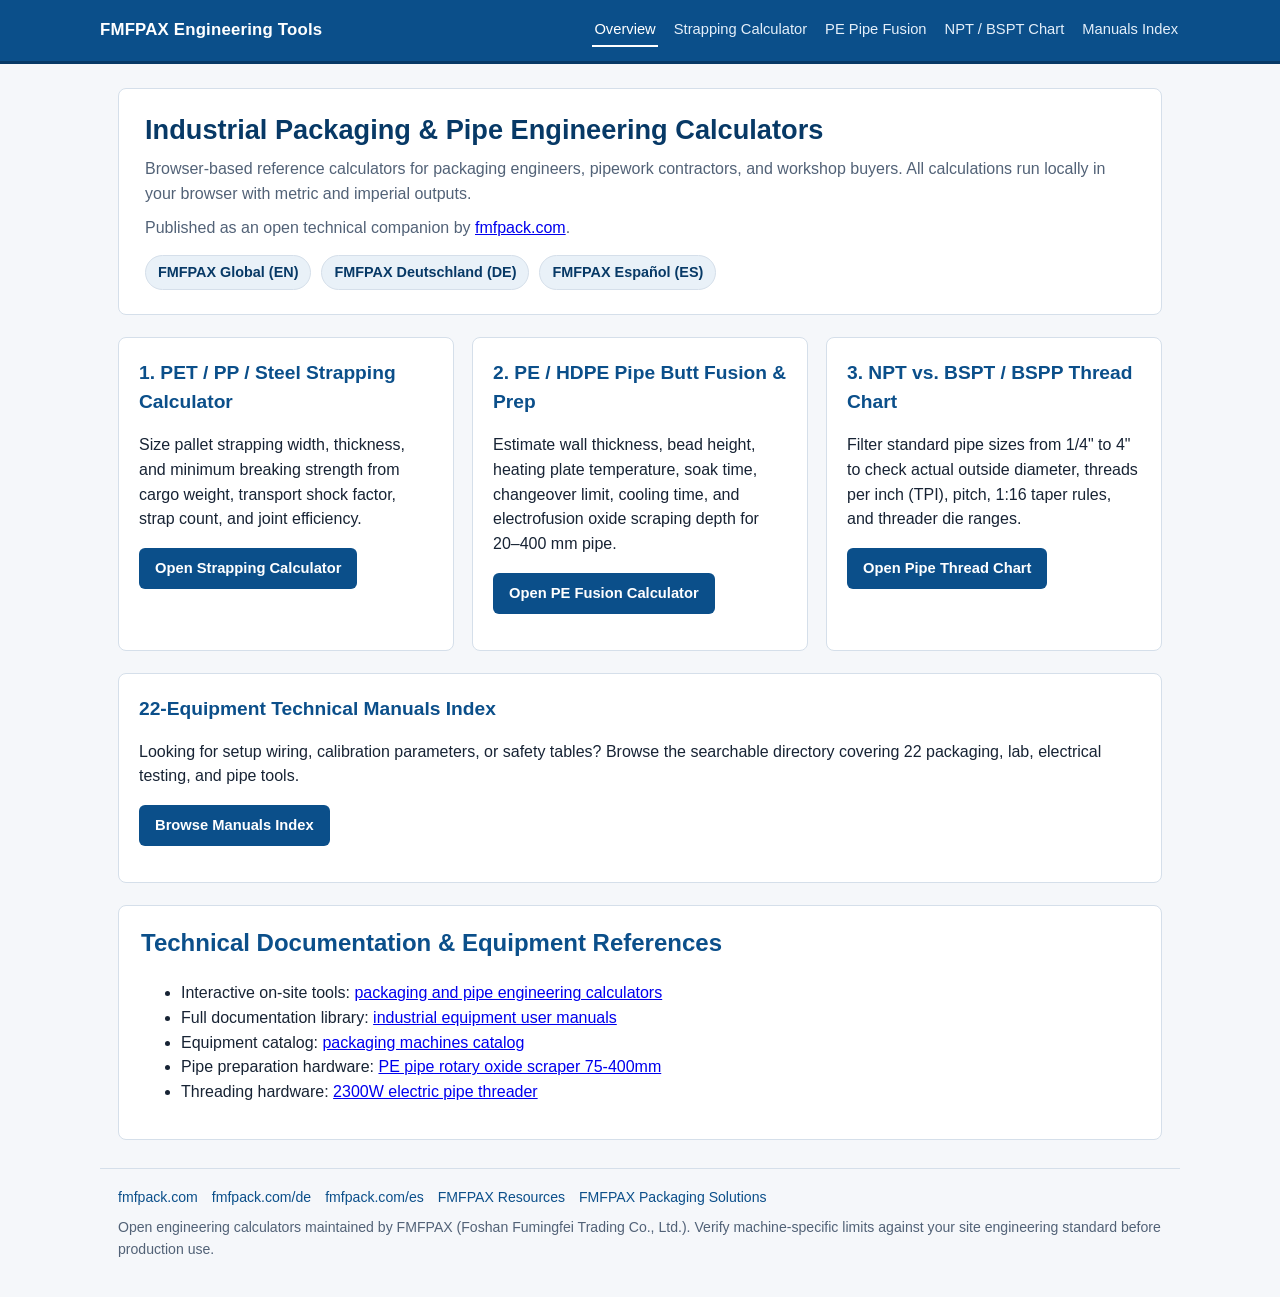
<file: index.html>
<!DOCTYPE html>
<html lang="en">
<head>
  <meta charset="UTF-8">
  <meta name="viewport" content="width=device-width, initial-scale=1.0">
  <title>Industrial Packaging &amp; Pipe Engineering Calculators | FMFPAX Open Tools</title>
  <meta name="description" content="Free engineering calculators and reference tables for PET/PP strapping break strength, PE/HDPE pipe butt fusion parameters, NPT vs. BSPT pipe threads, and technical equipment manuals.">
  <link rel="canonical" href="https://zengxiaocong007-commits.github.io/industrial-packaging-pipe-tools/">
  <link rel="stylesheet" href="assets/style.css">
  <script type="application/ld+json">
  {
    "@context": "https://schema.org",
    "@type": "WebApplication",
    "name": "Industrial Packaging & Pipe Engineering Calculators",
    "url": "https://zengxiaocong007-commits.github.io/industrial-packaging-pipe-tools/",
    "applicationCategory": "UtilitiesApplication",
    "operatingSystem": "Web Browser",
    "description": "Open engineering calculators for pallet strapping tension and break strength, PE/HDPE pipe butt fusion parameters, NPT vs BSPT pipe thread sizing, and industrial equipment manual indexing.",
    "publisher": {
      "@type": "Organization",
      "name": "FMFPAX",
      "url": "https://fmfpack.com/"
    }
  }
  </script>
</head>
<body>
  <header class="site-header">
    <div class="header-inner">
      <a class="brand-mark" href="index.html">FMFPAX Engineering Tools</a>
      <nav class="nav-links" aria-label="Primary">
        <a class="active" href="index.html">Overview</a>
        <a href="strapping-calculator.html">Strapping Calculator</a>
        <a href="pe-pipe-fusion-calculator.html">PE Pipe Fusion</a>
        <a href="pipe-thread-chart.html">NPT / BSPT Chart</a>
        <a href="manuals-index.html">Manuals Index</a>
      </nav>
    </div>
  </header>

  <main class="container">
    <section class="hero">
      <h1>Industrial Packaging &amp; Pipe Engineering Calculators</h1>
      <p>Browser-based reference calculators for packaging engineers, pipework contractors, and workshop buyers. All calculations run locally in your browser with metric and imperial outputs.</p>
      <p>Published as an open technical companion by <a href="https://fmfpack.com/">fmfpack.com</a>.</p>
      <div class="lang-bar">
        <a class="pill-link" href="https://fmfpack.com/">FMFPAX Global (EN)</a>
        <a class="pill-link" href="https://fmfpack.com/de">FMFPAX Deutschland (DE)</a>
        <a class="pill-link" href="https://fmfpack.com/es">FMFPAX Español (ES)</a>
      </div>
    </section>

    <section class="grid-3">
      <article class="card">
        <h2>1. PET / PP / Steel Strapping Calculator</h2>
        <p>Size pallet strapping width, thickness, and minimum breaking strength from cargo weight, transport shock factor, strap count, and joint efficiency.</p>
        <p><a class="btn" href="strapping-calculator.html">Open Strapping Calculator</a></p>
      </article>

      <article class="card">
        <h2>2. PE / HDPE Pipe Butt Fusion &amp; Prep</h2>
        <p>Estimate wall thickness, bead height, heating plate temperature, soak time, changeover limit, cooling time, and electrofusion oxide scraping depth for 20–400 mm pipe.</p>
        <p><a class="btn" href="pe-pipe-fusion-calculator.html">Open PE Fusion Calculator</a></p>
      </article>

      <article class="card">
        <h2>3. NPT vs. BSPT / BSPP Thread Chart</h2>
        <p>Filter standard pipe sizes from 1/4" to 4" to check actual outside diameter, threads per inch (TPI), pitch, 1:16 taper rules, and threader die ranges.</p>
        <p><a class="btn" href="pipe-thread-chart.html">Open Pipe Thread Chart</a></p>
      </article>
    </section>

    <section class="card">
      <h2>22-Equipment Technical Manuals Index</h2>
      <p>Looking for setup wiring, calibration parameters, or safety tables? Browse the searchable directory covering 22 packaging, lab, electrical testing, and pipe tools.</p>
      <p><a class="btn" href="manuals-index.html">Browse Manuals Index</a></p>
    </section>

    <section class="ref-box">
      <h2>Technical Documentation &amp; Equipment References</h2>
      <ul>
        <li>Interactive on-site tools: <a href="https://fmfpack.com/pages/engineering-calculators">packaging and pipe engineering calculators</a></li>
        <li>Full documentation library: <a href="https://fmfpack.com/pages/product-manuals">industrial equipment user manuals</a></li>
        <li>Equipment catalog: <a href="https://fmfpack.com/collections/packaging-machines">packaging machines catalog</a></li>
        <li>Pipe preparation hardware: <a href="https://fmfpack.com/products/75-400mm-pe-pipe-mechanical-rotary-scraper-oxide-layer-remover-for-pe-ppr-gas-pipe-steel-wire-mesh-skeleton-pipe-deburring-tool">PE pipe rotary oxide scraper 75-400mm</a></li>
        <li>Threading hardware: <a href="https://fmfpack.com/products/2300w-handheld-electric-pipe-threader-6-dies-1-2-to-2-inch">2300W electric pipe threader</a></li>
      </ul>
    </section>
  </main>

  <footer class="site-footer">
    <div class="footer-links">
      <a href="https://fmfpack.com/">fmfpack.com</a>
      <a href="https://fmfpack.com/de">fmfpack.com/de</a>
      <a href="https://fmfpack.com/es">fmfpack.com/es</a>
      <a href="https://fmfpack.com/pages/resources">FMFPAX Resources</a>
      <a href="https://fmfpack.com/pages/packaging-solutions">FMFPAX Packaging Solutions</a>
    </div>
    <div>Open engineering calculators maintained by FMFPAX (Foshan Fumingfei Trading Co., Ltd.). Verify machine-specific limits against your site engineering standard before production use.</div>
  </footer>
</body>
</html>
</file>
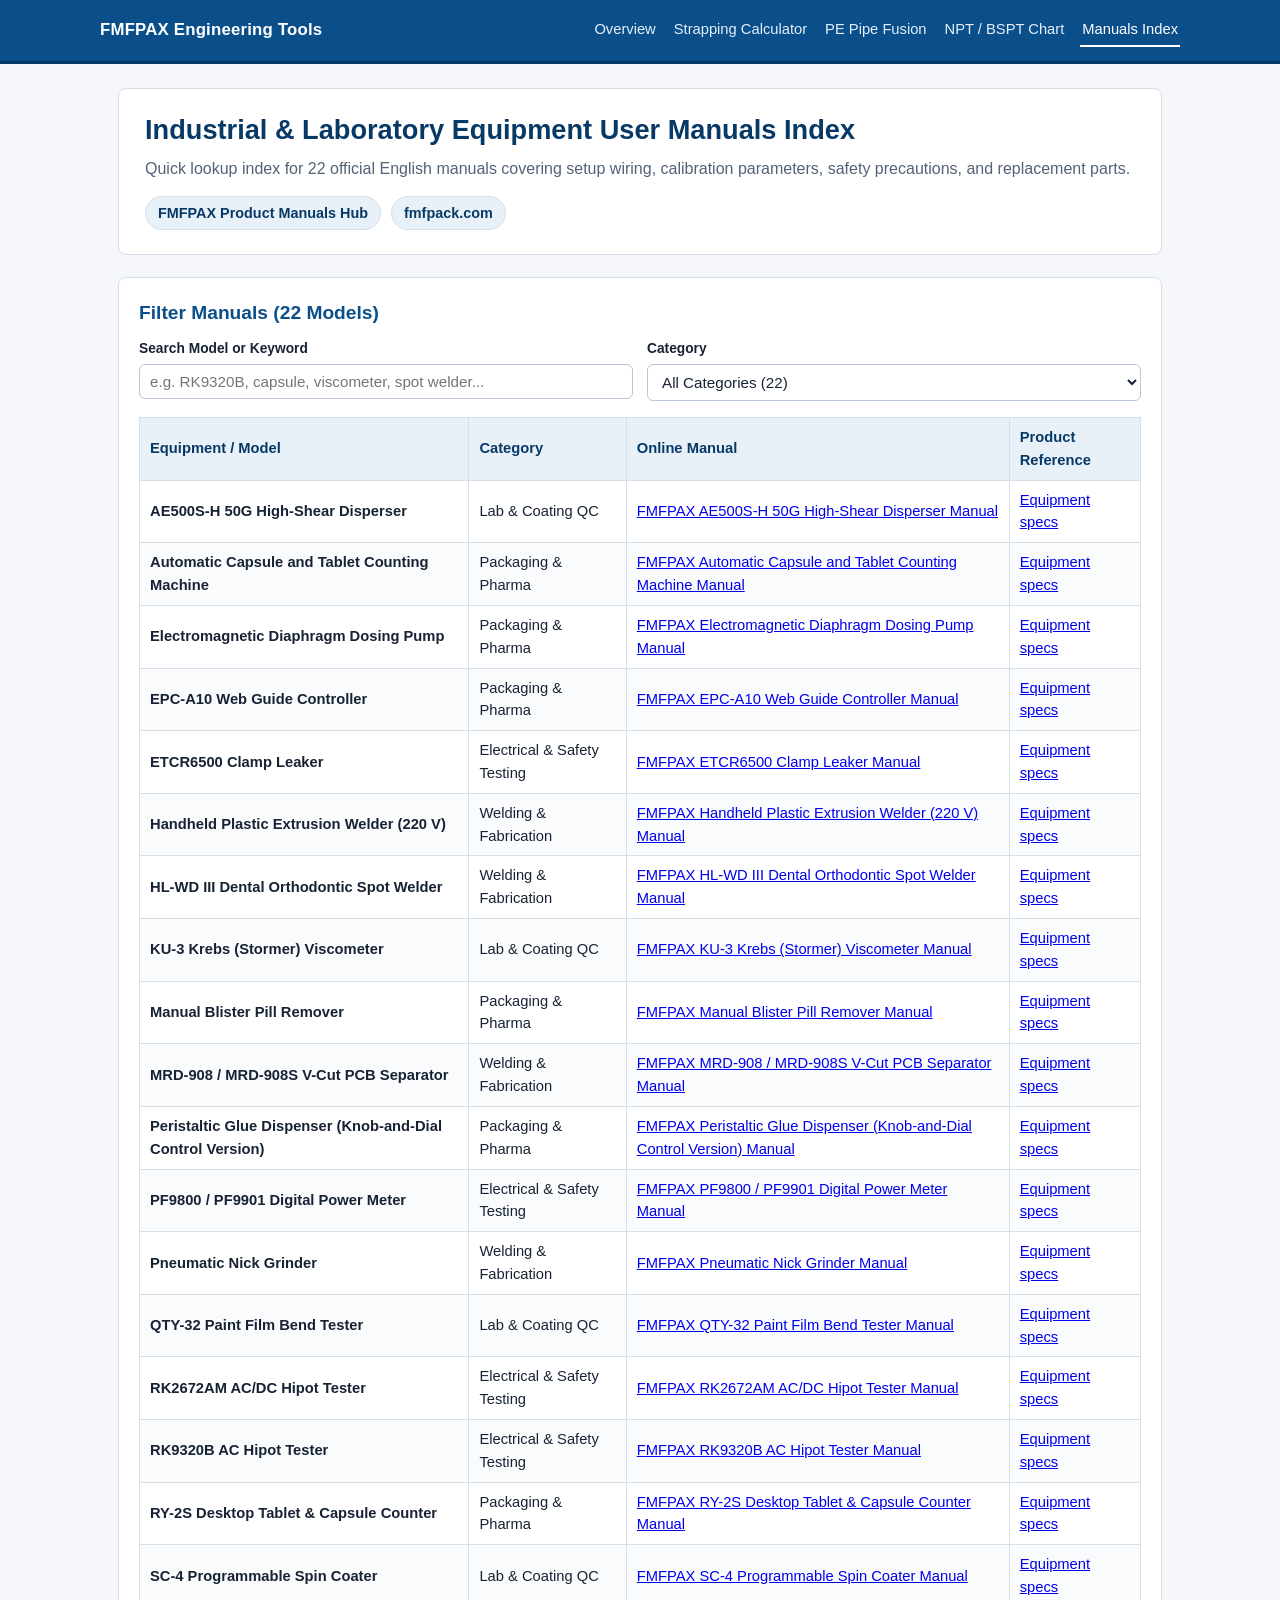
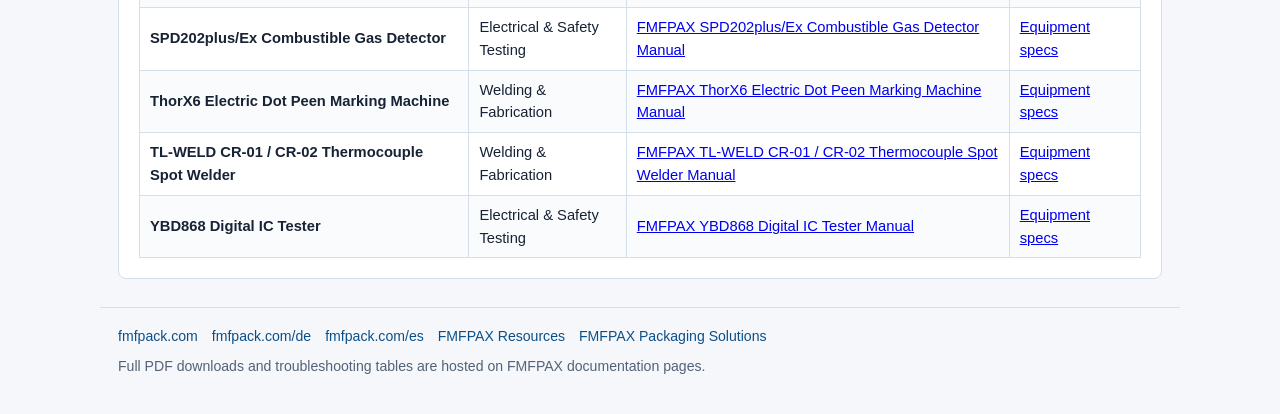
<file: manuals-index.html>
<!DOCTYPE html>
<html lang="en">
<head>
  <meta charset="UTF-8">
  <meta name="viewport" content="width=device-width, initial-scale=1.0">
  <title>22-Equipment Industrial &amp; Lab User Manuals Index | FMFPAX Open Tools</title>
  <meta name="description" content="Searchable index of 22 English user manuals covering packaging machinery, pharmaceutical counters, electrical safety testers, coating QC gauges, and plastic welders.">
  <link rel="canonical" href="https://zengxiaocong007-commits.github.io/industrial-packaging-pipe-tools/manuals-index.html">
  <link rel="stylesheet" href="assets/style.css">
</head>
<body>
  <header class="site-header">
    <div class="header-inner">
      <a class="brand-mark" href="index.html">FMFPAX Engineering Tools</a>
      <nav class="nav-links" aria-label="Primary">
        <a href="index.html">Overview</a>
        <a href="strapping-calculator.html">Strapping Calculator</a>
        <a href="pe-pipe-fusion-calculator.html">PE Pipe Fusion</a>
        <a href="pipe-thread-chart.html">NPT / BSPT Chart</a>
        <a class="active" href="manuals-index.html">Manuals Index</a>
      </nav>
    </div>
  </header>

  <main class="container">
    <section class="hero">
      <h1>Industrial &amp; Laboratory Equipment User Manuals Index</h1>
      <p>Quick lookup index for 22 official English manuals covering setup wiring, calibration parameters, safety precautions, and replacement parts.</p>
      <div class="lang-bar">
        <a class="pill-link" href="https://fmfpack.com/pages/product-manuals">FMFPAX Product Manuals Hub</a>
        <a class="pill-link" href="https://fmfpack.com/">fmfpack.com</a>
      </div>
    </section>

    <section class="card">
      <h2>Filter Manuals (22 Models)</h2>
      <div class="form-grid">
        <div class="field">
          <label for="searchManuals">Search Model or Keyword</label>
          <input id="searchManuals" type="search" placeholder="e.g. RK9320B, capsule, viscometer, spot welder...">
        </div>
        <div class="field">
          <label for="catFilter">Category</label>
          <select id="catFilter">
            <option value="ALL" selected>All Categories (22)</option>
            <option value="Packaging &amp; Pharma">Packaging &amp; Pharma</option>
            <option value="Electrical &amp; Safety Testing">Electrical &amp; Safety Testing</option>
            <option value="Lab &amp; Coating QC">Lab &amp; Coating QC</option>
            <option value="Welding &amp; Fabrication">Welding &amp; Fabrication</option>
          </select>
        </div>
      </div>

      <table class="data-table" id="manualsTable">
        <thead>
          <tr>
            <th>Equipment / Model</th>
            <th>Category</th>
            <th>Online Manual</th>
            <th>Product Reference</th>
          </tr>
        </thead>
        <tbody>
          <tr data-cat="Lab &amp; Coating QC"><td><strong>AE500S-H 50G High-Shear Disperser</strong></td><td>Lab &amp; Coating QC</td><td><a href="https://fmfpack.com/pages/ae500s-h-50g-high-shear-disperser-user-manual">FMFPAX AE500S-H 50G High-Shear Disperser Manual</a></td><td><a href="https://fmfpack.com/products/ae500s-h-50g-laboratory-high-shear-dispersion-emulsifier">Equipment specs</a></td></tr><tr data-cat="Packaging &amp; Pharma"><td><strong>Automatic Capsule and Tablet Counting Machine</strong></td><td>Packaging &amp; Pharma</td><td><a href="https://fmfpack.com/pages/automatic-capsule-tablet-counting-machine-user-manual">FMFPAX Automatic Capsule and Tablet Counting Machine Manual</a></td><td><a href="https://fmfpack.com/products/automatic-capsule-tablet-counting-machine-electronic-pill-counter-for-pharmacy-lab-capsule-tablet-counting-equipment">Equipment specs</a></td></tr><tr data-cat="Packaging &amp; Pharma"><td><strong>Electromagnetic Diaphragm Dosing Pump</strong></td><td>Packaging &amp; Pharma</td><td><a href="https://fmfpack.com/pages/electromagnetic-diaphragm-dosing-pump-user-manual">FMFPAX Electromagnetic Diaphragm Dosing Pump Manual</a></td><td><a href="https://fmfpack.com/products/fmfpax-electromagnetic-diaphragm-dosing-pump-1-70-l-h-chemical-metering-pump-for-water-treatment-solenoid-dosing-pump-with-digital-control-220v">Equipment specs</a></td></tr><tr data-cat="Packaging &amp; Pharma"><td><strong>EPC-A10 Web Guide Controller</strong></td><td>Packaging &amp; Pharma</td><td><a href="https://fmfpack.com/pages/epc-a10-web-guide-controller-user-manual">FMFPAX EPC-A10 Web Guide Controller Manual</a></td><td><a href="https://fmfpack.com/products/epc-a10-web-guiding-system-kit-ps260-pd204l150t">Equipment specs</a></td></tr><tr data-cat="Electrical &amp; Safety Testing"><td><strong>ETCR6500 Clamp Leaker</strong></td><td>Electrical &amp; Safety Testing</td><td><a href="https://fmfpack.com/pages/etcr6500-clamp-leaker-user-manual">FMFPAX ETCR6500 Clamp Leaker Manual</a></td><td><a href="https://fmfpack.com/products/etcr6500-clamp-leaker-high-accuracy-ac-leakage-current-meter-0-300a-10ua-resolution-with-rs232-data-hold">Equipment specs</a></td></tr><tr data-cat="Welding &amp; Fabrication"><td><strong>Handheld Plastic Extrusion Welder (220 V)</strong></td><td>Welding &amp; Fabrication</td><td><a href="https://fmfpack.com/pages/plastic-extrusion-welder-user-manual-220v">FMFPAX Handheld Plastic Extrusion Welder (220 V) Manual</a></td><td><a href="https://fmfpack.com/products/handheld-plastic-extrusion-welder-hot-air-gun-pp-hdpe-ldpe-sheet-pipe-repair">Equipment specs</a></td></tr><tr data-cat="Welding &amp; Fabrication"><td><strong>HL-WD III Dental Orthodontic Spot Welder</strong></td><td>Welding &amp; Fabrication</td><td><a href="https://fmfpack.com/pages/hl-wd-iii-dental-spot-welder-user-manual">FMFPAX HL-WD III Dental Orthodontic Spot Welder Manual</a></td><td><a href="https://fmfpack.com/products/hl-wd-iii-dental-orthodontic-spot-welder-multi-function-machine-for-stainless-steel-wire-sheet-and-arch-wire-heat-treatment">Equipment specs</a></td></tr><tr data-cat="Lab &amp; Coating QC"><td><strong>KU-3 Krebs (Stormer) Viscometer</strong></td><td>Lab &amp; Coating QC</td><td><a href="https://fmfpack.com/pages/ku-3-krebs-viscometer-user-manual">FMFPAX KU-3 Krebs (Stormer) Viscometer Manual</a></td><td><a href="https://fmfpack.com/products/ku-3-stormer-viscometer-lcd-digital-paint-coating-ink-viscosity-tester-measurement-instrument-110v-220v">Equipment specs</a></td></tr><tr data-cat="Packaging &amp; Pharma"><td><strong>Manual Blister Pill Remover</strong></td><td>Packaging &amp; Pharma</td><td><a href="https://fmfpack.com/pages/manual-blister-pill-remover-user-manual">FMFPAX Manual Blister Pill Remover Manual</a></td><td><a href="https://fmfpack.com/products/manual-blister-pack-pill-remover-machine">Equipment specs</a></td></tr><tr data-cat="Welding &amp; Fabrication"><td><strong>MRD-908 / MRD-908S V-Cut PCB Separator</strong></td><td>Welding &amp; Fabrication</td><td><a href="https://fmfpack.com/pages/908-v-cut-pcb-separator-user-manual">FMFPAX MRD-908 / MRD-908S V-Cut PCB Separator Manual</a></td><td><a href="https://fmfpack.com/products/v-cut-pcb-cutting-machine-groove-cutter-separator-machine-for-pcb-separating-110v-220v">Equipment specs</a></td></tr><tr data-cat="Packaging &amp; Pharma"><td><strong>Peristaltic Glue Dispenser (Knob-and-Dial Control Version)</strong></td><td>Packaging &amp; Pharma</td><td><a href="https://fmfpack.com/pages/peristaltic-glue-dispenser-knob-dial-user-manual">FMFPAX Peristaltic Glue Dispenser (Knob-and-Dial Control Version) Manual</a></td><td><a href="https://fmfpack.com/products/tp50-tp410-peristaltic-glue-dispenser-digital-push-button-110v-220v">Equipment specs</a></td></tr><tr data-cat="Electrical &amp; Safety Testing"><td><strong>PF9800 / PF9901 Digital Power Meter</strong></td><td>Electrical &amp; Safety Testing</td><td><a href="https://fmfpack.com/pages/pf9800-pf9901-digital-power-meter-user-manual">FMFPAX PF9800 / PF9901 Digital Power Meter Manual</a></td><td><a href="https://fmfpack.com/products/pf9800-electrical-power-analyzer-digital-power-meter">Equipment specs</a></td></tr><tr data-cat="Welding &amp; Fabrication"><td><strong>Pneumatic Nick Grinder</strong></td><td>Welding &amp; Fabrication</td><td><a href="https://fmfpack.com/pages/pneumatic-nick-grinder-user-manual">FMFPAX Pneumatic Nick Grinder Manual</a></td><td><a href="https://fmfpack.com/products/pneumatic-die-nicker-nick-grinder-die-board-cutting-rule">Equipment specs</a></td></tr><tr data-cat="Lab &amp; Coating QC"><td><strong>QTY-32 Paint Film Bend Tester</strong></td><td>Lab &amp; Coating QC</td><td><a href="https://fmfpack.com/pages/qty-32-paint-film-bend-tester-user-manual">FMFPAX QTY-32 Paint Film Bend Tester Manual</a></td><td><a href="https://fmfpack.com/products/qty-32-paint-film-bending-tester-enamelled-cylindrical-mandrel-bend-tester-for-coating-flexibility-test">Equipment specs</a></td></tr><tr data-cat="Electrical &amp; Safety Testing"><td><strong>RK2672AM AC/DC Hipot Tester</strong></td><td>Electrical &amp; Safety Testing</td><td><a href="https://fmfpack.com/pages/rk2672am-hipot-tester-manual">FMFPAX RK2672AM AC/DC Hipot Tester Manual</a></td><td><a href="https://fmfpack.com/products/rk2672am-withstand-voltage-tester-hi-pot-ac-dc-0-5kv-20ma-10ma-5-dielectric-strength-insulation-tester">Equipment specs</a></td></tr><tr data-cat="Electrical &amp; Safety Testing"><td><strong>RK9320B AC Hipot Tester</strong></td><td>Electrical &amp; Safety Testing</td><td><a href="https://fmfpack.com/pages/rk9320b-ac-hipot-tester-user-manual">FMFPAX RK9320B AC Hipot Tester Manual</a></td><td><a href="https://fmfpack.com/products/rk9320b-ac-hipot-tester-5kv-20ma">Equipment specs</a></td></tr><tr data-cat="Packaging &amp; Pharma"><td><strong>RY-2S Desktop Tablet &amp; Capsule Counter</strong></td><td>Packaging &amp; Pharma</td><td><a href="https://fmfpack.com/pages/ry-2s-tablet-capsule-counter-user-manual">FMFPAX RY-2S Desktop Tablet &amp; Capsule Counter Manual</a></td><td><a href="https://fmfpack.com/products/desktop-capsule-tablet-counting-machine-110v-220v">Equipment specs</a></td></tr><tr data-cat="Lab &amp; Coating QC"><td><strong>SC-4 Programmable Spin Coater</strong></td><td>Lab &amp; Coating QC</td><td><a href="https://fmfpack.com/pages/sc-4-spin-coater-user-manual">FMFPAX SC-4 Programmable Spin Coater Manual</a></td><td><a href="https://fmfpack.com/products/sc-4-spin-coater-0-4-inch-substrate">Equipment specs</a></td></tr><tr data-cat="Electrical &amp; Safety Testing"><td><strong>SPD202plus/Ex Combustible Gas Detector</strong></td><td>Electrical &amp; Safety Testing</td><td><a href="https://fmfpack.com/pages/spd202plus-ex-combustible-gas-detector-user-manual">FMFPAX SPD202plus/Ex Combustible Gas Detector Manual</a></td><td><a href="https://fmfpack.com/products/spd202plus-ex-combustible-gas-leak-detector">Equipment specs</a></td></tr><tr data-cat="Welding &amp; Fabrication"><td><strong>ThorX6 Electric Dot Peen Marking Machine</strong></td><td>Welding &amp; Fabrication</td><td><a href="https://fmfpack.com/pages/thorx6-user-manual">FMFPAX ThorX6 Electric Dot Peen Marking Machine Manual</a></td><td><a href="https://fmfpack.com/products/lithium-battery-electric-dot-peen-marking-machine-150x40mm">Equipment specs</a></td></tr><tr data-cat="Welding &amp; Fabrication"><td><strong>TL-WELD CR-01 / CR-02 Thermocouple Spot Welder</strong></td><td>Welding &amp; Fabrication</td><td><a href="https://fmfpack.com/pages/tl-weld-thermocouple-spot-welder-user-manual">FMFPAX TL-WELD CR-01 / CR-02 Thermocouple Spot Welder Manual</a></td><td><a href="https://fmfpack.com/products/thermocouple-spot-welder-capacitor-discharge-bead-welder-cr-01-cr-02">Equipment specs</a></td></tr><tr data-cat="Electrical &amp; Safety Testing"><td><strong>YBD868 Digital IC Tester</strong></td><td>Electrical &amp; Safety Testing</td><td><a href="https://fmfpack.com/pages/ybd868-digital-ic-tester-user-manual">FMFPAX YBD868 Digital IC Tester Manual</a></td><td><a href="https://fmfpack.com/products/ybd868-digital-ic-tester-ttl-cmos-40-pin-dip-110v-220v-switchable">Equipment specs</a></td></tr>
        </tbody>
      </table>
    </section>
  </main>

  <footer class="site-footer">
    <div class="footer-links">
      <a href="https://fmfpack.com/">fmfpack.com</a>
      <a href="https://fmfpack.com/de">fmfpack.com/de</a>
      <a href="https://fmfpack.com/es">fmfpack.com/es</a>
      <a href="https://fmfpack.com/pages/resources">FMFPAX Resources</a>
      <a href="https://fmfpack.com/pages/packaging-solutions">FMFPAX Packaging Solutions</a>
    </div>
    <div>Full PDF downloads and troubleshooting tables are hosted on FMFPAX documentation pages.</div>
  </footer>

  <script>
    (function () {
      const qInput = document.getElementById("searchManuals");
      const catSel = document.getElementById("catFilter");
      const trs = Array.from(document.querySelectorAll("#manualsTable tbody tr"));
      function filter() {
        const q = (qInput.value || "").trim().toLowerCase();
        const cat = catSel.value;
        trs.forEach(tr => {
          const txt = tr.textContent.toLowerCase();
          const rCat = tr.getAttribute("data-cat") || "";
          const show = (!q || txt.includes(q)) && (cat === "ALL" || rCat === cat || rCat.replace(/&amp;/g, "&") === cat);
          tr.style.display = show ? "" : "none";
        });
      }
      qInput.addEventListener("input", filter);
      catSel.addEventListener("change", filter);
    })();
  </script>
</body>
</html>
</file>
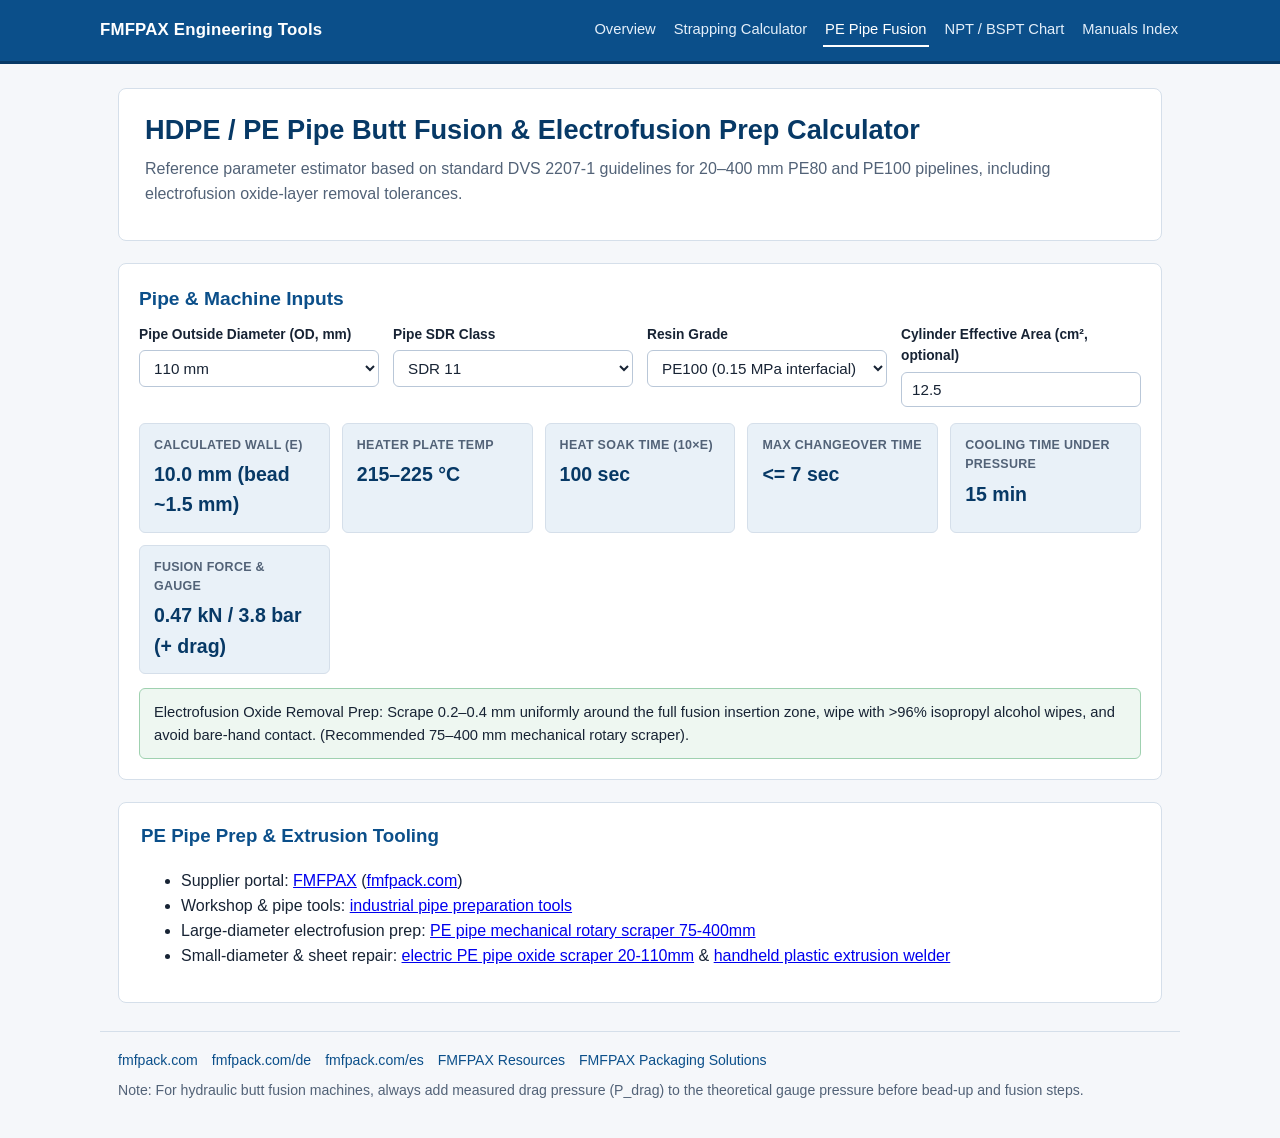
<file: pe-pipe-fusion-calculator.html>
<!DOCTYPE html>
<html lang="en">
<head>
  <meta charset="UTF-8">
  <meta name="viewport" content="width=device-width, initial-scale=1.0">
  <title>HDPE / PE Pipe Butt Fusion &amp; Electrofusion Prep Calculator | FMFPAX Open Tools</title>
  <meta name="description" content="Calculate PE80 and PE100 pipe wall thickness, butt fusion bead height, heating soak time, changeover window, cooling time, hydraulic gauge pressure, and electrofusion oxide scraping depth.">
  <link rel="canonical" href="https://zengxiaocong007-commits.github.io/industrial-packaging-pipe-tools/pe-pipe-fusion-calculator.html">
  <link rel="stylesheet" href="assets/style.css">
</head>
<body>
  <header class="site-header">
    <div class="header-inner">
      <a class="brand-mark" href="index.html">FMFPAX Engineering Tools</a>
      <nav class="nav-links" aria-label="Primary">
        <a href="index.html">Overview</a>
        <a href="strapping-calculator.html">Strapping Calculator</a>
        <a class="active" href="pe-pipe-fusion-calculator.html">PE Pipe Fusion</a>
        <a href="pipe-thread-chart.html">NPT / BSPT Chart</a>
        <a href="manuals-index.html">Manuals Index</a>
      </nav>
    </div>
  </header>

  <main class="container">
    <section class="hero">
      <h1>HDPE / PE Pipe Butt Fusion &amp; Electrofusion Prep Calculator</h1>
      <p>Reference parameter estimator based on standard DVS 2207-1 guidelines for 20–400 mm PE80 and PE100 pipelines, including electrofusion oxide-layer removal tolerances.</p>
    </section>

    <section class="card">
      <h2>Pipe &amp; Machine Inputs</h2>
      <div class="form-grid">
        <div class="field">
          <label for="od">Pipe Outside Diameter (OD, mm)</label>
          <select id="od">
            <option value="20">20 mm</option>
            <option value="32">32 mm</option>
            <option value="50">50 mm</option>
            <option value="63">63 mm</option>
            <option value="75">75 mm</option>
            <option value="90">90 mm</option>
            <option value="110" selected>110 mm</option>
            <option value="160">160 mm</option>
            <option value="200">200 mm</option>
            <option value="250">250 mm</option>
            <option value="315">315 mm</option>
            <option value="400">400 mm</option>
          </select>
        </div>
        <div class="field">
          <label for="sdr">Pipe SDR Class</label>
          <select id="sdr">
            <option value="9">SDR 9</option>
            <option value="11" selected>SDR 11</option>
            <option value="13.6">SDR 13.6</option>
            <option value="17">SDR 17</option>
            <option value="21">SDR 21</option>
            <option value="26">SDR 26</option>
          </select>
        </div>
        <div class="field">
          <label for="grade">Resin Grade</label>
          <select id="grade">
            <option value="PE100" selected>PE100 (0.15 MPa interfacial)</option>
            <option value="PE80">PE80 (0.15 MPa interfacial)</option>
          </select>
        </div>
        <div class="field">
          <label for="area">Cylinder Effective Area (cm&sup2;, optional)</label>
          <input id="area" type="number" min="1" max="100" step="0.5" value="12.5">
        </div>
      </div>

      <div class="result-grid">
        <div class="stat-box">
          <div class="stat-label">Calculated Wall (e)</div>
          <div class="stat-val" id="outWall">-</div>
        </div>
        <div class="stat-box">
          <div class="stat-label">Heater Plate Temp</div>
          <div class="stat-val" id="outTemp">210–225 &deg;C</div>
        </div>
        <div class="stat-box">
          <div class="stat-label">Heat Soak Time (10&times;e)</div>
          <div class="stat-val" id="outSoak">-</div>
        </div>
        <div class="stat-box">
          <div class="stat-label">Max Changeover Time</div>
          <div class="stat-val" id="outChange">-</div>
        </div>
        <div class="stat-box">
          <div class="stat-label">Cooling Time Under Pressure</div>
          <div class="stat-val" id="outCool">-</div>
        </div>
        <div class="stat-box">
          <div class="stat-label">Fusion Force &amp; Gauge</div>
          <div class="stat-val" id="outPress">-</div>
        </div>
      </div>

      <div class="note-box" id="outPrep"></div>
    </section>

    <section class="ref-box">
      <h3>PE Pipe Prep &amp; Extrusion Tooling</h3>
      <ul>
        <li>Supplier portal: <a href="https://fmfpack.com/">FMFPAX</a> (<a href="https://fmfpack.com/">fmfpack.com</a>)</li>
        <li>Workshop &amp; pipe tools: <a href="https://fmfpack.com/collections/industrial-tools">industrial pipe preparation tools</a></li>
        <li>Large-diameter electrofusion prep: <a href="https://fmfpack.com/products/75-400mm-pe-pipe-mechanical-rotary-scraper-oxide-layer-remover-for-pe-ppr-gas-pipe-steel-wire-mesh-skeleton-pipe-deburring-tool">PE pipe mechanical rotary scraper 75-400mm</a></li>
        <li>Small-diameter &amp; sheet repair: <a href="https://fmfpack.com/products/electric-pe-pipe-oxide-layer-scraper-20-110mm-options">electric PE pipe oxide scraper 20-110mm</a> &amp; <a href="https://fmfpack.com/products/handheld-plastic-extrusion-welder-hot-air-gun-pp-hdpe-ldpe-sheet-pipe-repair">handheld plastic extrusion welder</a></li>
      </ul>
    </section>
  </main>

  <footer class="site-footer">
    <div class="footer-links">
      <a href="https://fmfpack.com/">fmfpack.com</a>
      <a href="https://fmfpack.com/de">fmfpack.com/de</a>
      <a href="https://fmfpack.com/es">fmfpack.com/es</a>
      <a href="https://fmfpack.com/pages/resources">FMFPAX Resources</a>
      <a href="https://fmfpack.com/pages/packaging-solutions">FMFPAX Packaging Solutions</a>
    </div>
    <div>Note: For hydraulic butt fusion machines, always add measured drag pressure (P_drag) to the theoretical gauge pressure before bead-up and fusion steps.</div>
  </footer>

  <script>
    (function () {
      function calc() {
        const od = parseFloat(document.getElementById("od").value) || 110;
        const sdr = parseFloat(document.getElementById("sdr").value) || 11;
        const grade = document.getElementById("grade").value;
        const cylAreaCm2 = Math.max(1, parseFloat(document.getElementById("area").value) || 12.5);

        const wall = od / sdr;
        const beadHeight = Math.max(0.5, 0.5 + 0.1 * wall);
        const soakSec = Math.round(10 * wall);
        const changeoverMax = Math.min(25, Math.max(4, Math.round(3 + 0.35 * wall)));
        const coolMin = Math.max(3, Math.round(3 + 1.15 * wall));

        // Annular fusion area in mm^2 -> cm^2; interfacial pressure ~ 0.15 N/mm^2 (MPa)
        const areaMm2 = Math.PI * wall * (od - wall);
        const forceN = areaMm2 * 0.15;
        const gaugeBar = (forceN / (cylAreaCm2 * 100)) * 10; // 1 MPa = 10 bar

        const tempRange = grade === "PE100" ? "215–225 °C" : "205–220 °C";
        document.getElementById("outWall").textContent = `${wall.toFixed(1)} mm (bead ~${beadHeight.toFixed(1)} mm)`;
        document.getElementById("outTemp").textContent = tempRange;
        document.getElementById("outSoak").textContent = `${soakSec} sec`;
        document.getElementById("outChange").textContent = `<= ${changeoverMax} sec`;
        document.getElementById("outCool").textContent = `${coolMin} min`;
        document.getElementById("outPress").textContent = `${(forceN / 1000).toFixed(2)} kN / ${gaugeBar.toFixed(1)} bar (+ drag)`;

        const scraperTip = od >= 75
          ? "Recommended 75–400 mm mechanical rotary scraper"
          : "Recommended 20–110 mm sleeve/electric rotary scraper";
        document.getElementById("outPrep").textContent =
          `Electrofusion Oxide Removal Prep: Scrape 0.2–0.4 mm uniformly around the full fusion insertion zone, wipe with >96% isopropyl alcohol wipes, and avoid bare-hand contact. (${scraperTip}).`;
      }

      ["od", "sdr", "grade", "area"].forEach(id => {
        document.getElementById(id).addEventListener("input", calc);
        document.getElementById(id).addEventListener("change", calc);
      });
      calc();
    })();
  </script>
</body>
</html>
</file>
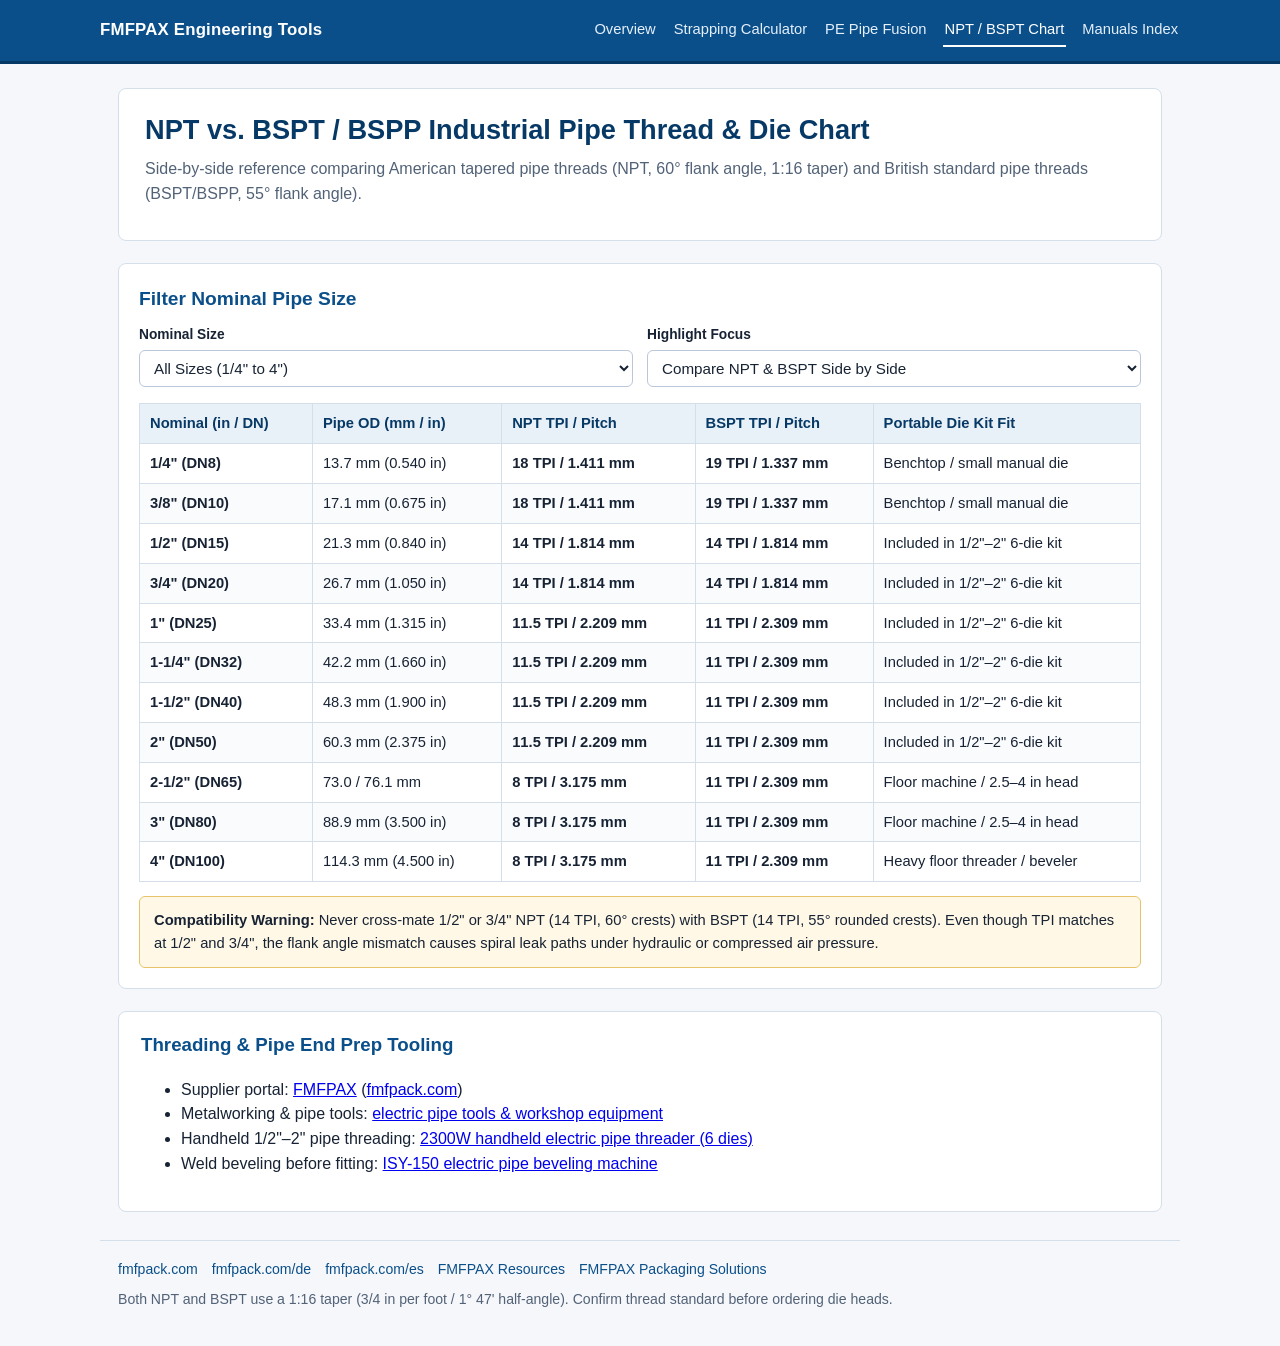
<file: pipe-thread-chart.html>
<!DOCTYPE html>
<html lang="en">
<head>
  <meta charset="UTF-8">
  <meta name="viewport" content="width=device-width, initial-scale=1.0">
  <title>NPT vs. BSPT / BSPP Industrial Pipe Thread &amp; Die Sizing Chart | FMFPAX Open Tools</title>
  <meta name="description" content="Compare ANSI/ASME B1.20.1 NPT (60 degree) and ISO 7-1 BSPT (55 degree) pipe threads from 1/4 to 4 inch: outside diameter, TPI, pitch, taper 1:16, and die kit selection.">
  <link rel="canonical" href="https://zengxiaocong007-commits.github.io/industrial-packaging-pipe-tools/pipe-thread-chart.html">
  <link rel="stylesheet" href="assets/style.css">
</head>
<body>
  <header class="site-header">
    <div class="header-inner">
      <a class="brand-mark" href="index.html">FMFPAX Engineering Tools</a>
      <nav class="nav-links" aria-label="Primary">
        <a href="index.html">Overview</a>
        <a href="strapping-calculator.html">Strapping Calculator</a>
        <a href="pe-pipe-fusion-calculator.html">PE Pipe Fusion</a>
        <a class="active" href="pipe-thread-chart.html">NPT / BSPT Chart</a>
        <a href="manuals-index.html">Manuals Index</a>
      </nav>
    </div>
  </header>

  <main class="container">
    <section class="hero">
      <h1>NPT vs. BSPT / BSPP Industrial Pipe Thread &amp; Die Chart</h1>
      <p>Side-by-side reference comparing American tapered pipe threads (NPT, 60&deg; flank angle, 1:16 taper) and British standard pipe threads (BSPT/BSPP, 55&deg; flank angle).</p>
    </section>

    <section class="card">
      <h2>Filter Nominal Pipe Size</h2>
      <div class="form-grid">
        <div class="field">
          <label for="sizeFilter">Nominal Size</label>
          <select id="sizeFilter">
            <option value="ALL" selected>All Sizes (1/4" to 4")</option>
            <option value="0.25">1/4" (DN8)</option>
            <option value="0.375">3/8" (DN10)</option>
            <option value="0.5">1/2" (DN15)</option>
            <option value="0.75">3/4" (DN20)</option>
            <option value="1">1" (DN25)</option>
            <option value="1.25">1-1/4" (DN32)</option>
            <option value="1.5">1-1/2" (DN40)</option>
            <option value="2">2" (DN50)</option>
            <option value="2.5">2-1/2" (DN65)</option>
            <option value="3">3" (DN80)</option>
            <option value="4">4" (DN100)</option>
          </select>
        </div>
        <div class="field">
          <label for="standardView">Highlight Focus</label>
          <select id="standardView">
            <option value="BOTH" selected>Compare NPT &amp; BSPT Side by Side</option>
            <option value="NPT">NPT (ASME B1.20.1, 60&deg;)</option>
            <option value="BSPT">BSPT / R (ISO 7-1, 55&deg;)</option>
          </select>
        </div>
      </div>

      <table class="data-table" id="threadTable">
        <thead>
          <tr>
            <th>Nominal (in / DN)</th>
            <th>Pipe OD (mm / in)</th>
            <th>NPT TPI / Pitch</th>
            <th>BSPT TPI / Pitch</th>
            <th>Portable Die Kit Fit</th>
          </tr>
        </thead>
        <tbody></tbody>
      </table>

      <div class="warn-box">
        <strong>Compatibility Warning:</strong> Never cross-mate 1/2" or 3/4" NPT (14 TPI, 60&deg; crests) with BSPT (14 TPI, 55&deg; rounded crests). Even though TPI matches at 1/2" and 3/4", the flank angle mismatch causes spiral leak paths under hydraulic or compressed air pressure.
      </div>
    </section>

    <section class="ref-box">
      <h3>Threading &amp; Pipe End Prep Tooling</h3>
      <ul>
        <li>Supplier portal: <a href="https://fmfpack.com/">FMFPAX</a> (<a href="https://fmfpack.com/">fmfpack.com</a>)</li>
        <li>Metalworking &amp; pipe tools: <a href="https://fmfpack.com/collections/industrial-tools">electric pipe tools &amp; workshop equipment</a></li>
        <li>Handheld 1/2"–2" pipe threading: <a href="https://fmfpack.com/products/2300w-handheld-electric-pipe-threader-6-dies-1-2-to-2-inch">2300W handheld electric pipe threader (6 dies)</a></li>
        <li>Weld beveling before fitting: <a href="https://fmfpack.com/products/isy-150-electric-pipe-beveling-machine-220v-tube-end-beveller-metal-pipes">ISY-150 electric pipe beveling machine</a></li>
      </ul>
    </section>
  </main>

  <footer class="site-footer">
    <div class="footer-links">
      <a href="https://fmfpack.com/">fmfpack.com</a>
      <a href="https://fmfpack.com/de">fmfpack.com/de</a>
      <a href="https://fmfpack.com/es">fmfpack.com/es</a>
      <a href="https://fmfpack.com/pages/resources">FMFPAX Resources</a>
      <a href="https://fmfpack.com/pages/packaging-solutions">FMFPAX Packaging Solutions</a>
    </div>
    <div>Both NPT and BSPT use a 1:16 taper (3/4 in per foot / 1&deg; 47' half-angle). Confirm thread standard before ordering die heads.</div>
  </footer>

  <script>
    (function () {
      const rows = [
        { k: "0.25", nom: '1/4" (DN8)', odMm: "13.7 mm (0.540 in)", npt: "18 TPI / 1.411 mm", bspt: "19 TPI / 1.337 mm", kit: "Benchtop / small manual die" },
        { k: "0.375", nom: '3/8" (DN10)', odMm: "17.1 mm (0.675 in)", npt: "18 TPI / 1.411 mm", bspt: "19 TPI / 1.337 mm", kit: "Benchtop / small manual die" },
        { k: "0.5", nom: '1/2" (DN15)', odMm: "21.3 mm (0.840 in)", npt: "14 TPI / 1.814 mm", bspt: "14 TPI / 1.814 mm", kit: 'Included in 1/2"–2" 6-die kit' },
        { k: "0.75", nom: '3/4" (DN20)', odMm: "26.7 mm (1.050 in)", npt: "14 TPI / 1.814 mm", bspt: "14 TPI / 1.814 mm", kit: 'Included in 1/2"–2" 6-die kit' },
        { k: "1", nom: '1" (DN25)', odMm: "33.4 mm (1.315 in)", npt: "11.5 TPI / 2.209 mm", bspt: "11 TPI / 2.309 mm", kit: 'Included in 1/2"–2" 6-die kit' },
        { k: "1.25", nom: '1-1/4" (DN32)', odMm: "42.2 mm (1.660 in)", npt: "11.5 TPI / 2.209 mm", bspt: "11 TPI / 2.309 mm", kit: 'Included in 1/2"–2" 6-die kit' },
        { k: "1.5", nom: '1-1/2" (DN40)', odMm: "48.3 mm (1.900 in)", npt: "11.5 TPI / 2.209 mm", bspt: "11 TPI / 2.309 mm", kit: 'Included in 1/2"–2" 6-die kit' },
        { k: "2", nom: '2" (DN50)', odMm: "60.3 mm (2.375 in)", npt: "11.5 TPI / 2.209 mm", bspt: "11 TPI / 2.309 mm", kit: 'Included in 1/2"–2" 6-die kit' },
        { k: "2.5", nom: '2-1/2" (DN65)', odMm: "73.0 / 76.1 mm", npt: "8 TPI / 3.175 mm", bspt: "11 TPI / 2.309 mm", kit: "Floor machine / 2.5–4 in head" },
        { k: "3", nom: '3" (DN80)', odMm: "88.9 mm (3.500 in)", npt: "8 TPI / 3.175 mm", bspt: "11 TPI / 2.309 mm", kit: "Floor machine / 2.5–4 in head" },
        { k: "4", nom: '4" (DN100)', odMm: "114.3 mm (4.500 in)", npt: "8 TPI / 3.175 mm", bspt: "11 TPI / 2.309 mm", kit: "Heavy floor threader / beveler" }
      ];

      function render() {
        const sz = document.getElementById("sizeFilter").value;
        const view = document.getElementById("standardView").value;
        const tbody = document.querySelector("#threadTable tbody");
        tbody.innerHTML = "";
        rows.filter(r => sz === "ALL" || r.k === sz).forEach(r => {
          const tr = document.createElement("tr");
          const nptCell = view === "BSPT" ? `<span style="opacity:0.45">${r.npt}</span>` : `<strong>${r.npt}</strong>`;
          const bsptCell = view === "NPT" ? `<span style="opacity:0.45">${r.bspt}</span>` : `<strong>${r.bspt}</strong>`;
          tr.innerHTML = `<td><strong>${r.nom}</strong></td><td>${r.odMm}</td><td>${nptCell}</td><td>${bsptCell}</td><td>${r.kit}</td>`;
          tbody.appendChild(tr);
        });
      }

      document.getElementById("sizeFilter").addEventListener("change", render);
      document.getElementById("standardView").addEventListener("change", render);
      render();
    })();
  </script>
</body>
</html>
</file>
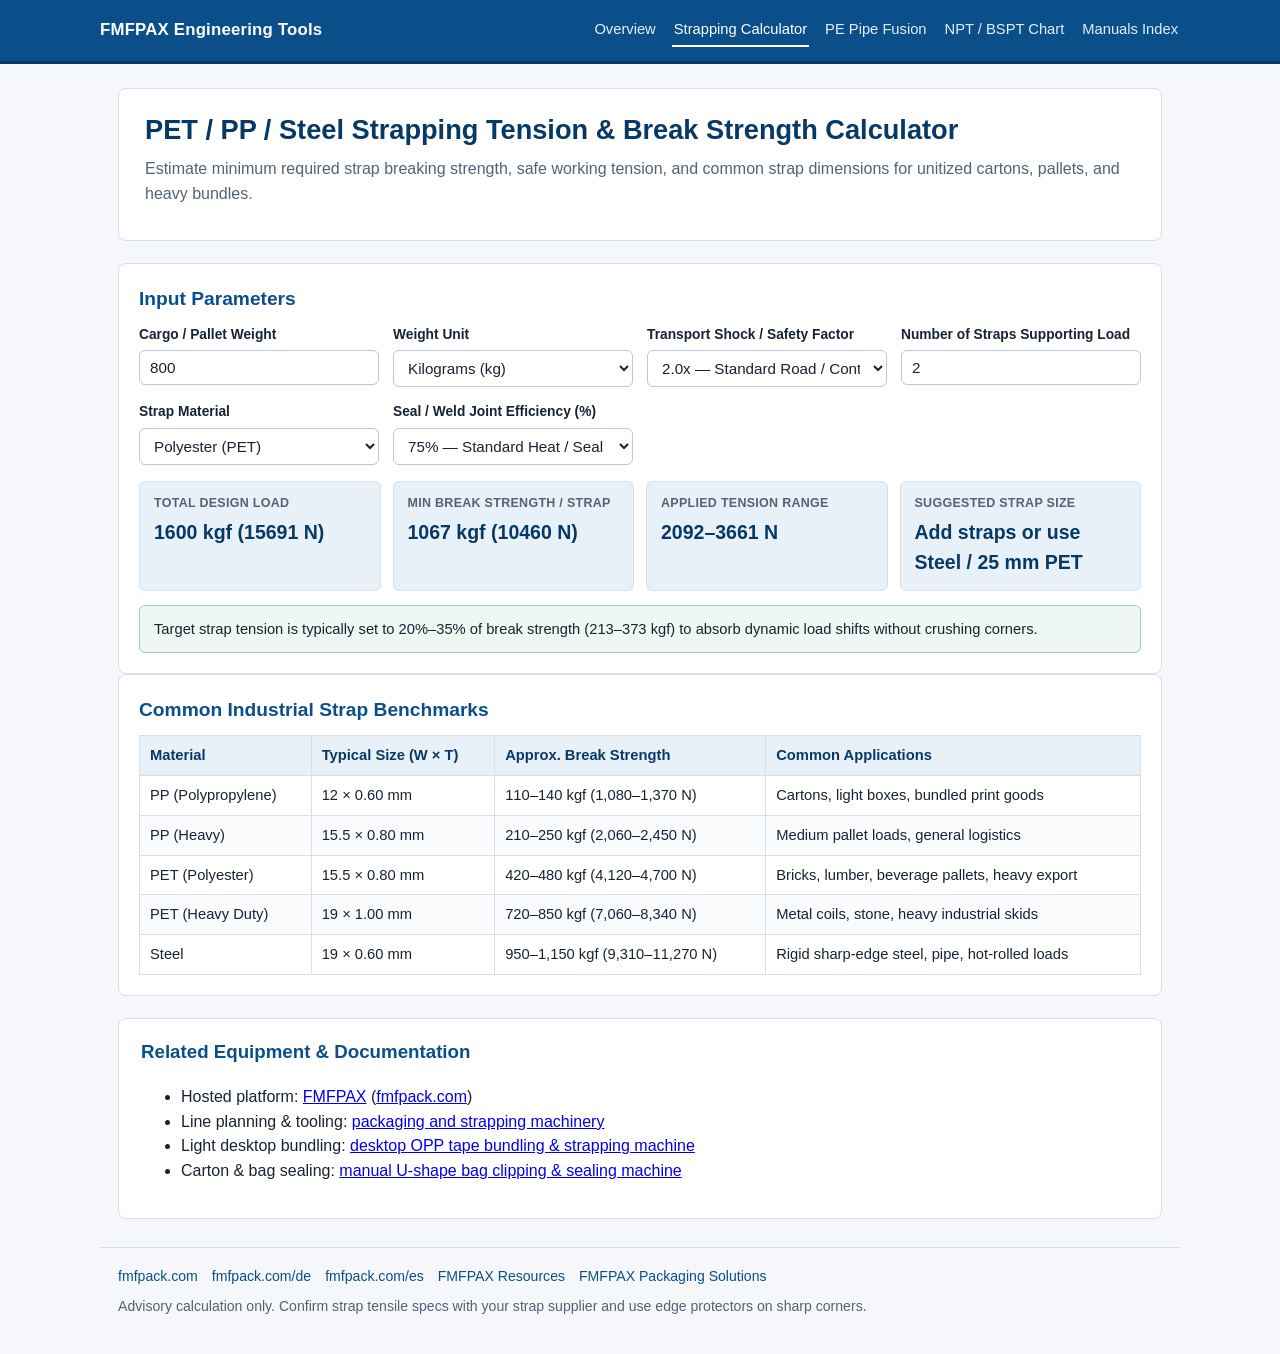
<file: strapping-calculator.html>
<!DOCTYPE html>
<html lang="en">
<head>
  <meta charset="UTF-8">
  <meta name="viewport" content="width=device-width, initial-scale=1.0">
  <title>PET / PP / Steel Strapping Tension &amp; Break Strength Calculator | FMFPAX Open Tools</title>
  <meta name="description" content="Calculate required strapping breaking strength, working load per strap, tensioning force, and recommended PET/PP/steel strap dimensions from pallet weight and shock factor.">
  <link rel="canonical" href="https://zengxiaocong007-commits.github.io/industrial-packaging-pipe-tools/strapping-calculator.html">
  <link rel="stylesheet" href="assets/style.css">
</head>
<body>
  <header class="site-header">
    <div class="header-inner">
      <a class="brand-mark" href="index.html">FMFPAX Engineering Tools</a>
      <nav class="nav-links" aria-label="Primary">
        <a href="index.html">Overview</a>
        <a class="active" href="strapping-calculator.html">Strapping Calculator</a>
        <a href="pe-pipe-fusion-calculator.html">PE Pipe Fusion</a>
        <a href="pipe-thread-chart.html">NPT / BSPT Chart</a>
        <a href="manuals-index.html">Manuals Index</a>
      </nav>
    </div>
  </header>

  <main class="container">
    <section class="hero">
      <h1>PET / PP / Steel Strapping Tension &amp; Break Strength Calculator</h1>
      <p>Estimate minimum required strap breaking strength, safe working tension, and common strap dimensions for unitized cartons, pallets, and heavy bundles.</p>
    </section>

    <section class="card">
      <h2>Input Parameters</h2>
      <div class="form-grid">
        <div class="field">
          <label for="weight">Cargo / Pallet Weight</label>
          <input id="weight" type="number" min="1" step="10" value="800">
        </div>
        <div class="field">
          <label for="unit">Weight Unit</label>
          <select id="unit">
            <option value="kg" selected>Kilograms (kg)</option>
            <option value="lb">Pounds (lb)</option>
          </select>
        </div>
        <div class="field">
          <label for="factor">Transport Shock / Safety Factor</label>
          <select id="factor">
            <option value="1.5">1.5x — Smooth / Static Storage</option>
            <option value="2.0" selected>2.0x — Standard Road / Container Freight</option>
            <option value="2.5">2.5x — Heavy Vibration / Export Handling</option>
          </select>
        </div>
        <div class="field">
          <label for="straps">Number of Straps Supporting Load</label>
          <input id="straps" type="number" min="1" max="20" step="1" value="2">
        </div>
        <div class="field">
          <label for="material">Strap Material</label>
          <select id="material">
            <option value="PP">Polypropylene (PP)</option>
            <option value="PET" selected>Polyester (PET)</option>
            <option value="CORD">Polyester Corded / Composite</option>
            <option value="STEEL">Steel Strapping</option>
          </select>
        </div>
        <div class="field">
          <label for="joint">Seal / Weld Joint Efficiency (%)</label>
          <select id="joint">
            <option value="0.80">80% — Friction / Ultrasonic Weld</option>
            <option value="0.75" selected>75% — Standard Heat / Seal Joint</option>
            <option value="0.65">65% — Open / Crimp Seal</option>
          </select>
        </div>
      </div>

      <div class="result-grid">
        <div class="stat-box">
          <div class="stat-label">Total Design Load</div>
          <div class="stat-val" id="outDesignLoad">-</div>
        </div>
        <div class="stat-box">
          <div class="stat-label">Min Break Strength / Strap</div>
          <div class="stat-val" id="outMinBreak">-</div>
        </div>
        <div class="stat-box">
          <div class="stat-label">Applied Tension Range</div>
          <div class="stat-val" id="outTension">-</div>
        </div>
        <div class="stat-box">
          <div class="stat-label">Suggested Strap Size</div>
          <div class="stat-val" id="outSize">-</div>
        </div>
      </div>

      <div class="note-box" id="outAdvice">Adjust parameters above to inspect strapping sizing guidance.</div>
    </section>

    <section class="card">
      <h2>Common Industrial Strap Benchmarks</h2>
      <table class="data-table">
        <thead>
          <tr>
            <th>Material</th>
            <th>Typical Size (W &times; T)</th>
            <th>Approx. Break Strength</th>
            <th>Common Applications</th>
          </tr>
        </thead>
        <tbody>
          <tr><td>PP (Polypropylene)</td><td>12 &times; 0.60 mm</td><td>110–140 kgf (1,080–1,370 N)</td><td>Cartons, light boxes, bundled print goods</td></tr>
          <tr><td>PP (Heavy)</td><td>15.5 &times; 0.80 mm</td><td>210–250 kgf (2,060–2,450 N)</td><td>Medium pallet loads, general logistics</td></tr>
          <tr><td>PET (Polyester)</td><td>15.5 &times; 0.80 mm</td><td>420–480 kgf (4,120–4,700 N)</td><td>Bricks, lumber, beverage pallets, heavy export</td></tr>
          <tr><td>PET (Heavy Duty)</td><td>19 &times; 1.00 mm</td><td>720–850 kgf (7,060–8,340 N)</td><td>Metal coils, stone, heavy industrial skids</td></tr>
          <tr><td>Steel</td><td>19 &times; 0.60 mm</td><td>950–1,150 kgf (9,310–11,270 N)</td><td>Rigid sharp-edge steel, pipe, hot-rolled loads</td></tr>
        </tbody>
      </table>
    </section>

    <section class="ref-box">
      <h3>Related Equipment &amp; Documentation</h3>
      <ul>
        <li>Hosted platform: <a href="https://fmfpack.com/">FMFPAX</a> (<a href="https://fmfpack.com/">fmfpack.com</a>)</li>
        <li>Line planning &amp; tooling: <a href="https://fmfpack.com/collections/packaging-machines">packaging and strapping machinery</a></li>
        <li>Light desktop bundling: <a href="https://fmfpack.com/products/automatic-opp-tape-bundling-strapping-machine-banknote-vegetable-document-card-baler-currency-tying-machine-110v-220v">desktop OPP tape bundling &amp; strapping machine</a></li>
        <li>Carton &amp; bag sealing: <a href="https://fmfpack.com/products/high-quality-manual-u-shape-sausage-clipper-clipping-machine-for-meat-packing-plastic-bag-sealing-with-one-box-u-type-clip">manual U-shape bag clipping &amp; sealing machine</a></li>
      </ul>
    </section>
  </main>

  <footer class="site-footer">
    <div class="footer-links">
      <a href="https://fmfpack.com/">fmfpack.com</a>
      <a href="https://fmfpack.com/de">fmfpack.com/de</a>
      <a href="https://fmfpack.com/es">fmfpack.com/es</a>
      <a href="https://fmfpack.com/pages/resources">FMFPAX Resources</a>
      <a href="https://fmfpack.com/pages/packaging-solutions">FMFPAX Packaging Solutions</a>
    </div>
    <div>Advisory calculation only. Confirm strap tensile specs with your strap supplier and use edge protectors on sharp corners.</div>
  </footer>

  <script>
    (function () {
      const specs = {
        PP: [
          { minKgf: 0, label: "9 x 0.55 mm PP (~85 kgf)" },
          { minKgf: 90, label: "12 x 0.60 mm PP (~130 kgf)" },
          { minKgf: 140, label: "15.5 x 0.80 mm PP (~230 kgf)" },
          { minKgf: 260, label: "Switch to 15.5 x 0.80 mm PET" }
        ],
        PET: [
          { minKgf: 0, label: "12 x 0.60 mm PET (~240 kgf)" },
          { minKgf: 250, label: "15.5 x 0.80 mm PET (~450 kgf)" },
          { minKgf: 460, label: "16 x 0.90 mm PET (~560 kgf)" },
          { minKgf: 580, label: "19 x 1.00 mm PET (~780 kgf)" },
          { minKgf: 800, label: "Add straps or use Steel / 25 mm PET" }
        ],
        CORD: [
          { minKgf: 0, label: "16 mm Corded PET (~450 kgf)" },
          { minKgf: 460, label: "19 mm Heavy Corded (~750 kgf)" },
          { minKgf: 760, label: "25 mm Composite Cord (~1,150 kgf)" }
        ],
        STEEL: [
          { minKgf: 0, label: "16 x 0.50 mm Steel (~650 kgf)" },
          { minKgf: 660, label: "19 x 0.60 mm Steel (~1,050 kgf)" },
          { minKgf: 1060, label: "32 x 0.80 mm Heavy Steel (~2,200 kgf)" }
        ]
      };

      function calc() {
        const rawW = Math.max(1, parseFloat(document.getElementById("weight").value) || 0);
        const unit = document.getElementById("unit").value;
        const wKg = unit === "lb" ? rawW * 0.45359237 : rawW;
        const factor = parseFloat(document.getElementById("factor").value) || 2.0;
        const straps = Math.max(1, parseInt(document.getElementById("straps").value, 10) || 2);
        const mat = document.getElementById("material").value;
        const joint = parseFloat(document.getElementById("joint").value) || 0.75;

        const designKgf = wKg * factor;
        const minBreakKgf = (designKgf / straps) / joint;
        const minBreakN = minBreakKgf * 9.80665;
        const tensionLowN = minBreakN * 0.20;
        const tensionHighN = minBreakN * 0.35;

        const list = specs[mat];
        let picked = list[0].label;
        for (const item of list) {
          if (minBreakKgf >= item.minKgf) picked = item.label;
        }

        document.getElementById("outDesignLoad").textContent = `${designKgf.toFixed(0)} kgf (${(designKgf * 9.80665).toFixed(0)} N)`;
        document.getElementById("outMinBreak").textContent = `${minBreakKgf.toFixed(0)} kgf (${minBreakN.toFixed(0)} N)`;
        document.getElementById("outTension").textContent = `${tensionLowN.toFixed(0)}–${tensionHighN.toFixed(0)} N`;
        document.getElementById("outSize").textContent = picked;

        const advise = minBreakKgf > 250 && mat === "PP"
          ? "Notice: Required break strength per strap exceeds typical polypropylene limits. Consider PET strapping or increasing strap count."
          : `Target strap tension is typically set to 20%–35% of break strength (${(tensionLowN / 9.80665).toFixed(0)}–${(tensionHighN / 9.80665).toFixed(0)} kgf) to absorb dynamic load shifts without crushing corners.`;
        document.getElementById("outAdvice").textContent = advise;
      }

      ["weight", "unit", "factor", "straps", "material", "joint"].forEach(id => {
        document.getElementById(id).addEventListener("input", calc);
        document.getElementById(id).addEventListener("change", calc);
      });
      calc();
    })();
  </script>
</body>
</html>
</file>
<file: assets/style.css>
:root {
  --bg: #f5f7fa;
  --surface: #ffffff;
  --ink: #172334;
  --muted: #526277;
  --brand: #0b4f8a;
  --brand-dark: #073966;
  --accent: #e9f1f8;
  --border: #d5dfea;
  --ok-bg: #eef7f1;
  --ok-bd: #9fd1b0;
  --warn-bg: #fff8e6;
  --warn-bd: #e5c46b;
  --radius: 8px;
}

* { box-sizing: border-box; }

body {
  margin: 0;
  font-family: -apple-system, BlinkMacSystemFont, "Segoe UI", Roboto, "Helvetica Neue", Arial, sans-serif;
  color: var(--ink);
  background: var(--bg);
  line-height: 1.55;
}

.site-header {
  background: var(--brand);
  color: #fff;
  padding: 14px 20px;
  border-bottom: 3px solid var(--brand-dark);
}

.header-inner {
  max-width: 1080px;
  margin: 0 auto;
  display: flex;
  flex-wrap: wrap;
  align-items: center;
  justify-content: space-between;
  gap: 12px;
}

.brand-mark {
  font-weight: 700;
  font-size: 1.05rem;
  color: #fff;
  text-decoration: none;
  letter-spacing: 0.2px;
}

.nav-links {
  display: flex;
  flex-wrap: wrap;
  gap: 14px;
  font-size: 0.92rem;
}

.nav-links a {
  color: #e4effa;
  text-decoration: none;
  padding: 4px 2px;
  border-bottom: 2px solid transparent;
}

.nav-links a:hover,
.nav-links a.active {
  color: #fff;
  border-bottom-color: #fff;
}

.container {
  max-width: 1080px;
  margin: 24px auto;
  padding: 0 18px;
}

.hero {
  background: var(--surface);
  border: 1px solid var(--border);
  border-radius: var(--radius);
  padding: 24px 26px;
  margin-bottom: 22px;
}

.hero h1 {
  margin: 0 0 10px;
  font-size: 1.7rem;
  color: var(--brand-dark);
  line-height: 1.25;
}

.hero p {
  margin: 0 0 10px;
  color: var(--muted);
}

.lang-bar {
  display: flex;
  flex-wrap: wrap;
  gap: 10px;
  margin-top: 14px;
  font-size: 0.9rem;
}

.pill-link {
  display: inline-block;
  padding: 5px 12px;
  border-radius: 999px;
  border: 1px solid var(--border);
  background: var(--accent);
  color: var(--brand-dark);
  text-decoration: none;
  font-weight: 600;
}

.pill-link:hover {
  background: #dceaf7;
}

.grid-3 {
  display: grid;
  grid-template-columns: repeat(auto-fit, minmax(280px, 1fr));
  gap: 18px;
  margin-bottom: 22px;
}

.grid-2 {
  display: grid;
  grid-template-columns: repeat(auto-fit, minmax(320px, 1fr));
  gap: 20px;
  margin-bottom: 22px;
}

.card {
  background: var(--surface);
  border: 1px solid var(--border);
  border-radius: var(--radius);
  padding: 20px;
}

.card h2 {
  margin: 0 0 10px;
  font-size: 1.2rem;
  color: var(--brand);
}

.card h3 {
  margin: 16px 0 8px;
  font-size: 1.02rem;
  color: var(--ink);
}

.btn {
  display: inline-block;
  background: var(--brand);
  color: #fff;
  text-decoration: none;
  padding: 9px 16px;
  border-radius: 6px;
  font-weight: 600;
  font-size: 0.92rem;
  border: none;
  cursor: pointer;
}

.btn:hover { background: var(--brand-dark); }

.form-grid {
  display: grid;
  grid-template-columns: repeat(auto-fit, minmax(200px, 1fr));
  gap: 14px;
  margin-bottom: 16px;
}

.field label {
  display: block;
  font-size: 0.86rem;
  font-weight: 600;
  color: var(--ink);
  margin-bottom: 5px;
}

.field input,
.field select {
  width: 100%;
  padding: 8px 10px;
  border: 1px solid #b9c7d8;
  border-radius: 6px;
  font-size: 0.95rem;
  background: #fff;
  color: var(--ink);
}

.result-grid {
  display: grid;
  grid-template-columns: repeat(auto-fit, minmax(175px, 1fr));
  gap: 12px;
  margin-top: 14px;
}

.stat-box {
  background: var(--accent);
  border: 1px solid var(--border);
  border-radius: 6px;
  padding: 12px 14px;
}

.stat-label {
  font-size: 0.78rem;
  text-transform: uppercase;
  letter-spacing: 0.3px;
  color: var(--muted);
  font-weight: 600;
}

.stat-val {
  margin-top: 4px;
  font-size: 1.22rem;
  font-weight: 700;
  color: var(--brand-dark);
}

.note-box {
  background: var(--ok-bg);
  border: 1px solid var(--ok-bd);
  border-radius: 6px;
  padding: 12px 14px;
  margin-top: 14px;
  font-size: 0.92rem;
}

.warn-box {
  background: var(--warn-bg);
  border: 1px solid var(--warn-bd);
  border-radius: 6px;
  padding: 12px 14px;
  margin-top: 14px;
  font-size: 0.92rem;
}

table.data-table {
  width: 100%;
  border-collapse: collapse;
  font-size: 0.92rem;
  margin-top: 10px;
}

table.data-table th,
table.data-table td {
  border: 1px solid var(--border);
  padding: 8px 10px;
  text-align: left;
}

table.data-table th {
  background: var(--accent);
  color: var(--brand-dark);
  font-weight: 600;
}

table.data-table tr:nth-child(even) td {
  background: #fafbfd;
}

.ref-box {
  background: var(--surface);
  border: 1px solid var(--border);
  border-radius: var(--radius);
  padding: 18px 22px;
  margin-top: 22px;
}

.ref-box h2, .ref-box h3 {
  margin-top: 0;
  color: var(--brand);
}

.site-footer {
  max-width: 1080px;
  margin: 28px auto 36px;
  padding: 18px 18px 0;
  border-top: 1px solid var(--border);
  font-size: 0.88rem;
  color: var(--muted);
}

.footer-links {
  display: flex;
  flex-wrap: wrap;
  gap: 14px;
  margin-bottom: 8px;
}

.footer-links a {
  color: var(--brand);
  text-decoration: none;
  font-weight: 500;
}

.footer-links a:hover {
  text-decoration: underline;
}

@media print {
  .site-header, .btn, .lang-bar { display: none; }
  body { background: #fff; }
  .card, .hero { border: 1px solid #999; }
}
</file>
